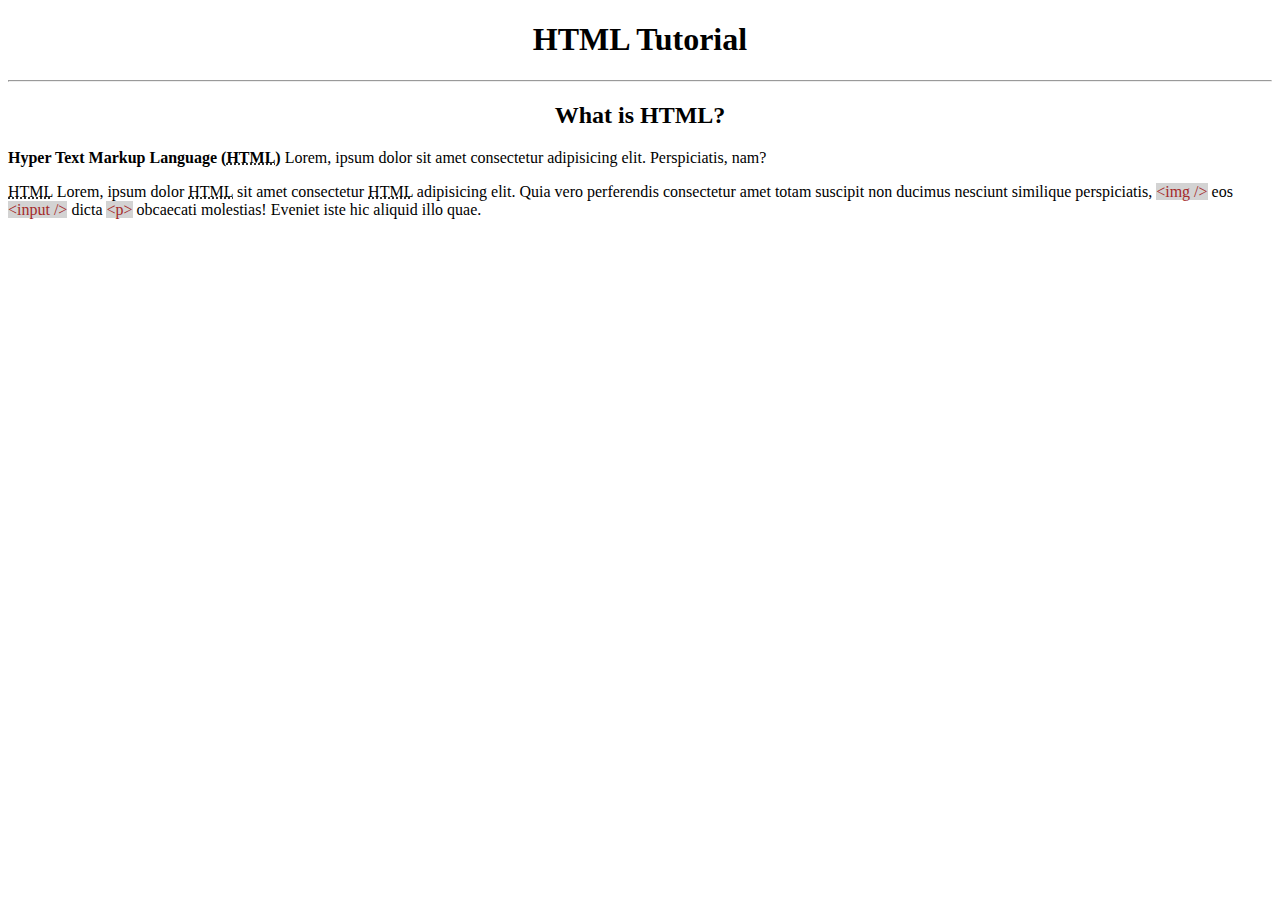
<file: 01_helper_pract/index.html>
<!DOCTYPE html>
<html lang="en">
<head>
    <meta charset="UTF-8">
    <meta http-equiv="X-UA-Compatible" content="IE=edge">
    <meta name="viewport" content="width=device-width, initial-scale=1.0">
    <title>Task 1</title>
</head>
<body>
    <h1 style="text-align: center;">HTML Tutorial</h1>
    <hr>
    <h2 style="text-align: center;">What is HTML?</h2>
    <p><strong>Hyper Text Markup Language (<abbr title="Hyper Text Markup Language">HTML</abbr>)</strong> Lorem, ipsum dolor sit amet consectetur adipisicing elit. Perspiciatis, nam?</p>

    <p><abbr title="Hyper Text Markup Language">HTML</abbr> Lorem, ipsum dolor <abbr title="Hyper Text Markup Language">HTML</abbr> sit amet consectetur <abbr title="Hyper Text Markup Language">HTML</abbr> adipisicing elit. Quia vero perferendis consectetur amet totam suscipit non ducimus nesciunt similique perspiciatis, <span style="color: brown; background: lightgrey;">&lt;img /&gt;</span> eos <span style="color: brown; background: lightgrey;">&lt;input /&gt;</span> dicta <span style="color: brown; background: lightgrey;">&lt;p&gt;</span> obcaecati molestias! Eveniet iste hic aliquid illo quae.</p>
</body>
</html>
</file>
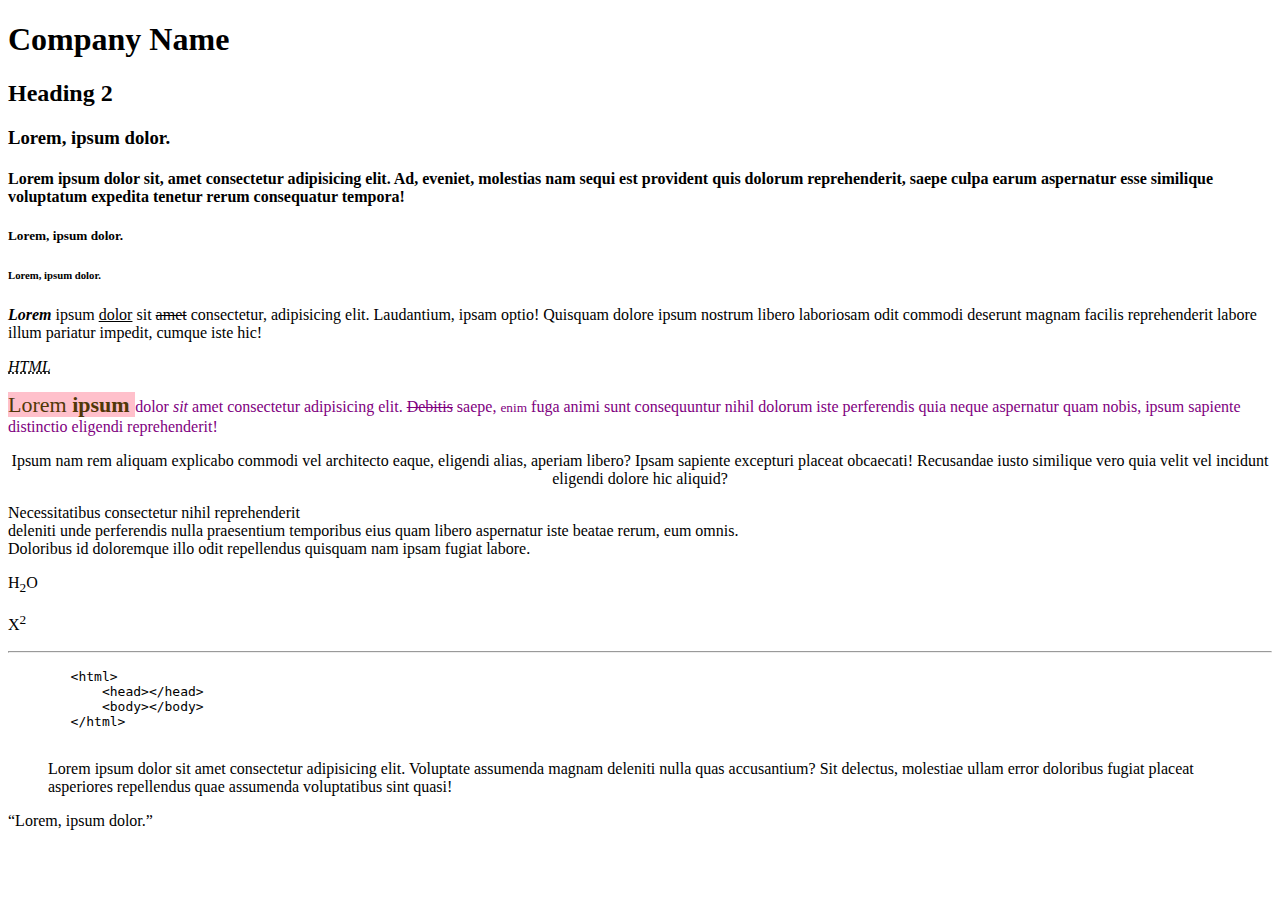
<file: 01_intro/index.html>
<!DOCTYPE html>
<html lang="en">

<head>
    <meta charset="UTF-8">
    <meta http-equiv="X-UA-Compatible" content="IE=edge">
    <meta name="viewport" content="width=device-width, initial-scale=1.0">
    <title>HTML intro</title>
</head>

<body>
    <h1>Company Name</h1>
    <h2>Heading 2</h2>
    <h3>Lorem, ipsum dolor.</h3>
    <h4>Lorem ipsum dolor sit, amet consectetur adipisicing elit. Ad, eveniet, molestias nam sequi est provident quis
        dolorum reprehenderit, saepe culpa earum aspernatur esse similique voluptatum expedita tenetur rerum consequatur
        tempora!</h4>
    <h5>Lorem, ipsum dolor.</h5>
    <h6>Lorem, ipsum dolor.</h6>
    <p><i><b>Lorem</b></i> ipsum <u>dolor</u> sit <s>amet</s> consectetur, adipisicing elit. Laudantium, ipsam optio!
        Quisquam dolore ipsum nostrum libero laboriosam odit commodi deserunt magnam facilis reprehenderit labore illum
        pariatur impedit, cumque iste hic!</p>
    <p><abbr title="Hyper Text Markup Language"><dfn>HTML</dfn></abbr></p>
    <p style="color:purple;">
        
        <span style="color:rgb(80, 55, 7); font-size:22px; background: pink;">Lorem <strong>ipsum</strong> </span>dolor <em>sit</em> amet consectetur adipisicing elit. <del>Debitis</del> saepe, <small>enim</small> fuga animi
        sunt consequuntur nihil dolorum iste perferendis quia neque aspernatur quam nobis, ipsum sapiente
        distinctio eligendi reprehenderit!</p>
       
    <p style="text-align: center;">Ipsum nam rem aliquam explicabo commodi vel architecto eaque, eligendi alias, aperiam libero? Ipsam sapiente
        excepturi placeat obcaecati! Recusandae iusto similique vero quia velit vel incidunt eligendi dolore hic
        aliquid?</p>

    <p>Necessitatibus consectetur nihil reprehenderit <br>
        
        deleniti unde perferendis nulla praesentium temporibus eius quam
        libero aspernatur iste beatae rerum, eum omnis. <br>
        
        Doloribus id doloremque illo odit repellendus quisquam nam ipsam
        fugiat labore.</p>
    <p>H<sub>2</sub>O</p>
    <p>X<sup>2</sup></p>
    <hr>
    <p>
    <pre>
        &lt;html&gt;
            &lt;head&gt;&lt;/head&gt;
            &lt;body&gt;&lt;/body&gt;
        &lt;/html&gt;
    </pre>
    </p>
    <blockquote>Lorem ipsum dolor sit amet consectetur adipisicing elit. Voluptate assumenda magnam deleniti nulla quas accusantium? Sit delectus, molestiae ullam error doloribus fugiat placeat asperiores repellendus quae assumenda voluptatibus sint quasi!</blockquote>
    <q>Lorem, ipsum dolor.</q>
    <!-- h3>lorem3 -  <h3>Lorem, ipsum dolor.</h3>-->
    <!-- h4>lorem -  <h4>Lorem ipsum dolor sit, amet consectetur adipisicing elit. Ad, eveniet, molestias nam sequi est provident quis dolorum reprehenderit, saepe culpa earum aspernatur esse similique voluptatum expedita tenetur rerum consequatur tempora!</h4>-->
</body>

</html>
</file>
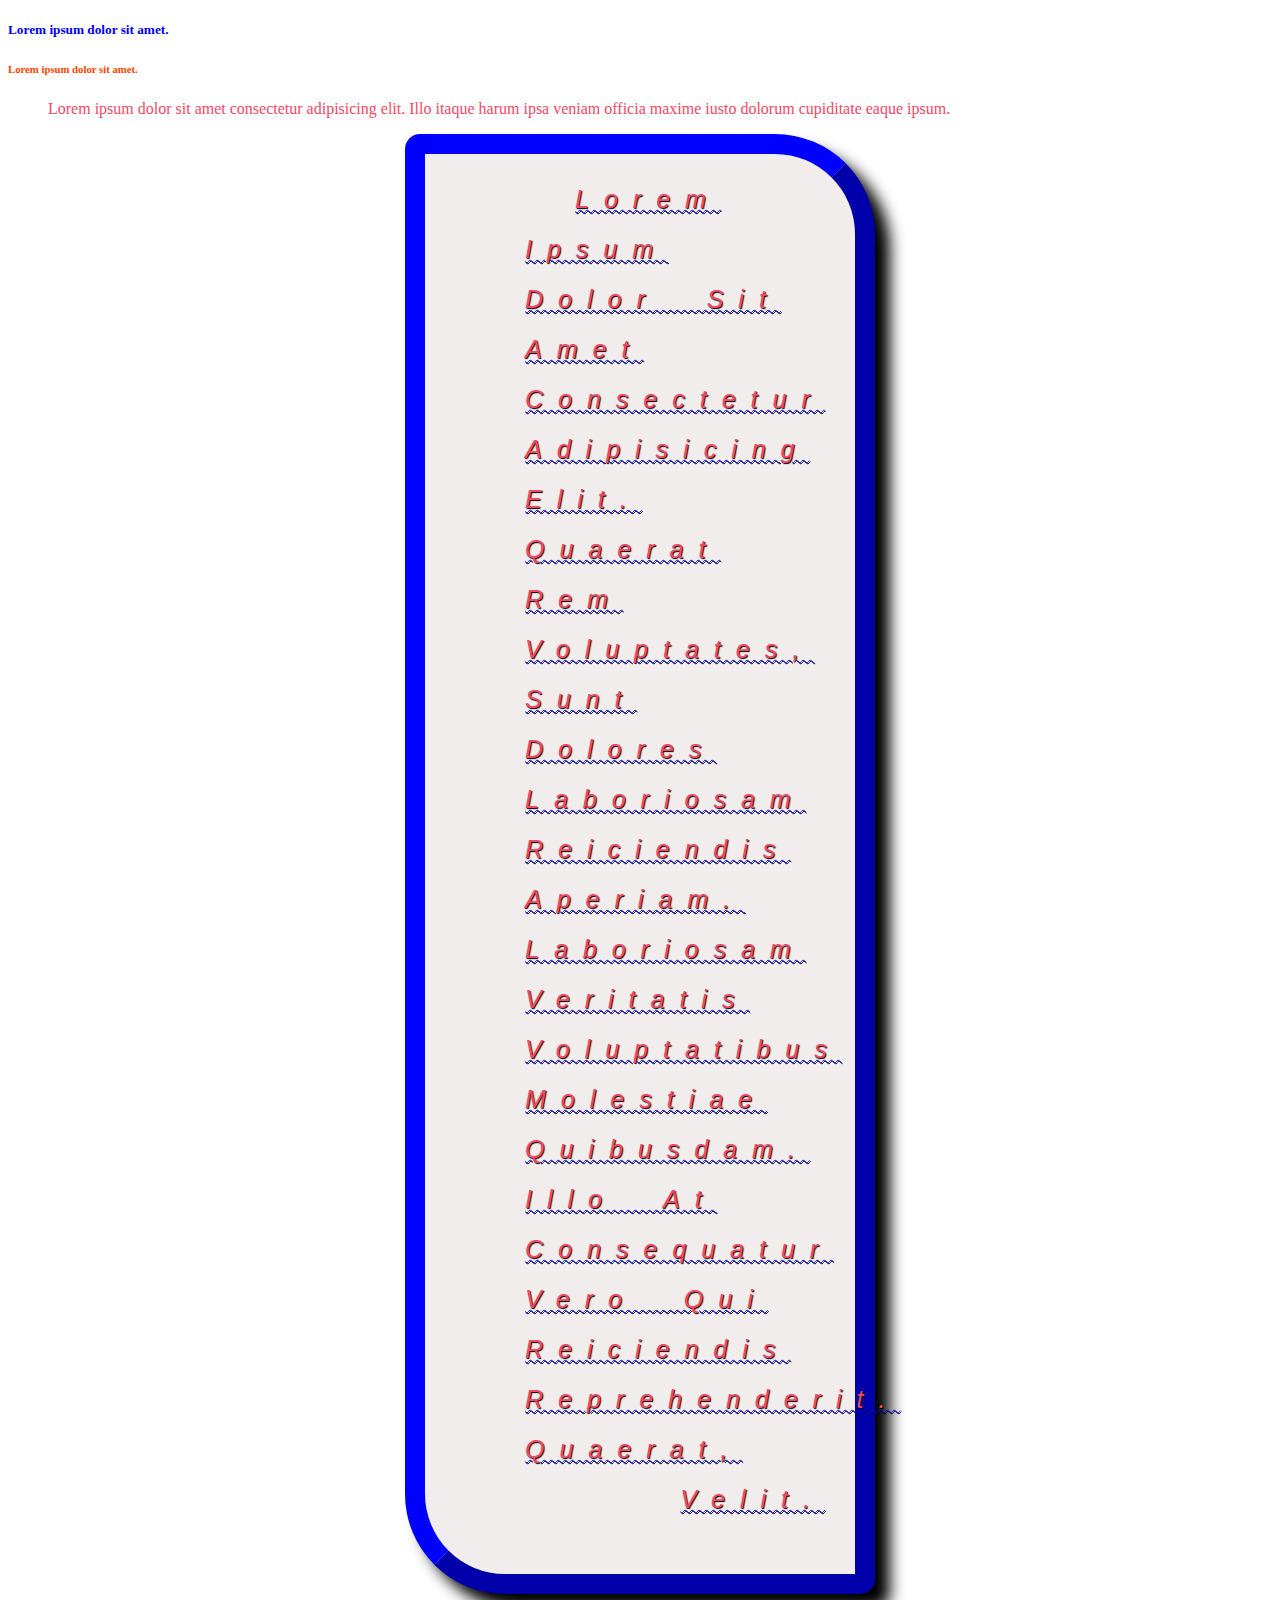
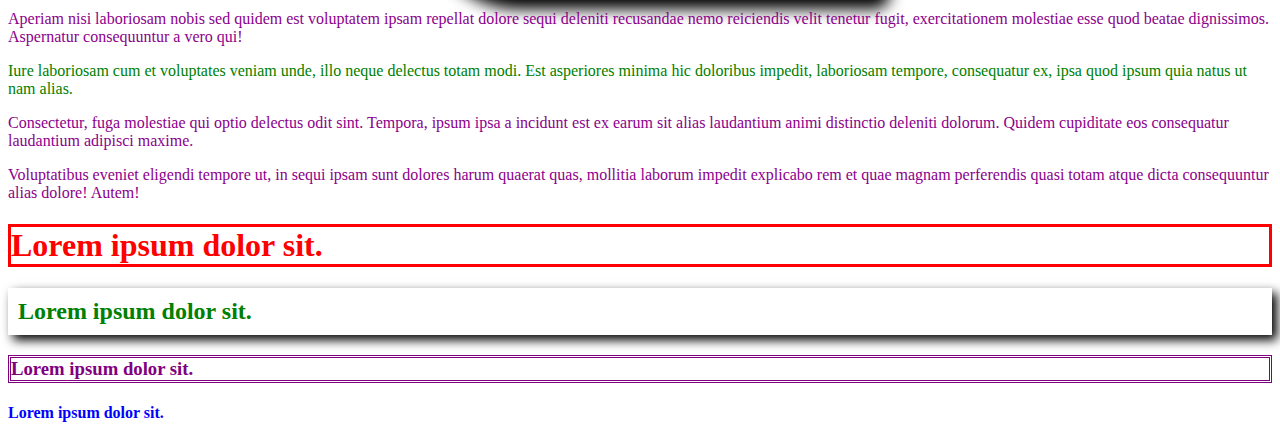
<file: 02_format_css/index.html>
<!DOCTYPE html>
<html lang="en">

<head>
    <meta charset="UTF-8">
    <meta http-equiv="X-UA-Compatible" content="IE=edge">
    <meta name="viewport" content="width=device-width, initial-scale=1.0">
    <title>Format CSS</title>
    <link rel="stylesheet" href="css/main.css">
    <style>
        h2 {
            color: green;
            box-shadow: 5px 5px 10px black;
            padding: 10px;
        }

        h4 {
            color: lime;
        }
    </style>
</head>

<body>
    <h5 class="test_class" id="test-h5-id">Lorem ipsum dolor sit amet.</h5>
    <h6>Lorem ipsum dolor sit amet.</h6>
    
    <blockquote id="test-id">Lorem ipsum dolor sit amet consectetur adipisicing elit. Illo itaque harum ipsa veniam officia maxime iusto dolorum cupiditate eaque ipsum.</blockquote>
    <p class="test_class format">Lorem ipsum dolor sit amet consectetur adipisicing elit. Quaerat rem voluptates, sunt dolores laboriosam
        reiciendis aperiam. Laboriosam veritatis voluptatibus molestiae quibusdam. Illo at consequatur vero qui
        reiciendis reprehenderit. Quaerat, velit.</p>
    <p>Aperiam nisi laboriosam nobis sed quidem est voluptatem ipsam repellat dolore sequi deleniti recusandae nemo
        reiciendis velit tenetur fugit, exercitationem molestiae esse quod beatae dignissimos. Aspernatur consequuntur a
        vero qui!</p>
    <p class="test_class">Iure laboriosam cum et voluptates veniam unde, illo neque delectus totam modi. Est asperiores minima hic
        doloribus impedit, laboriosam tempore, consequatur ex, ipsa quod ipsum quia natus ut nam alias.</p>
    <p>Consectetur, fuga molestiae qui optio delectus odit sint. Tempora, ipsum ipsa a incidunt est ex earum sit alias
        laudantium animi distinctio deleniti dolorum. Quidem cupiditate eos consequatur laudantium adipisci maxime.</p>
    <p>Voluptatibus eveniet eligendi tempore ut, in sequi ipsam sunt dolores harum quaerat quas, mollitia laborum
        impedit explicabo rem et quae magnam perferendis quasi totam atque dicta consequuntur alias dolore! Autem!</p>
    


    <h1 style="color:red; border:solid;">Lorem ipsum dolor sit.</h1>
    <h2>Lorem ipsum dolor sit.</h2>
    <h3>Lorem ipsum dolor sit.</h3>
    <h4 style="color: blue;">Lorem ipsum dolor sit.</h4>
</body>

</html>
</file>
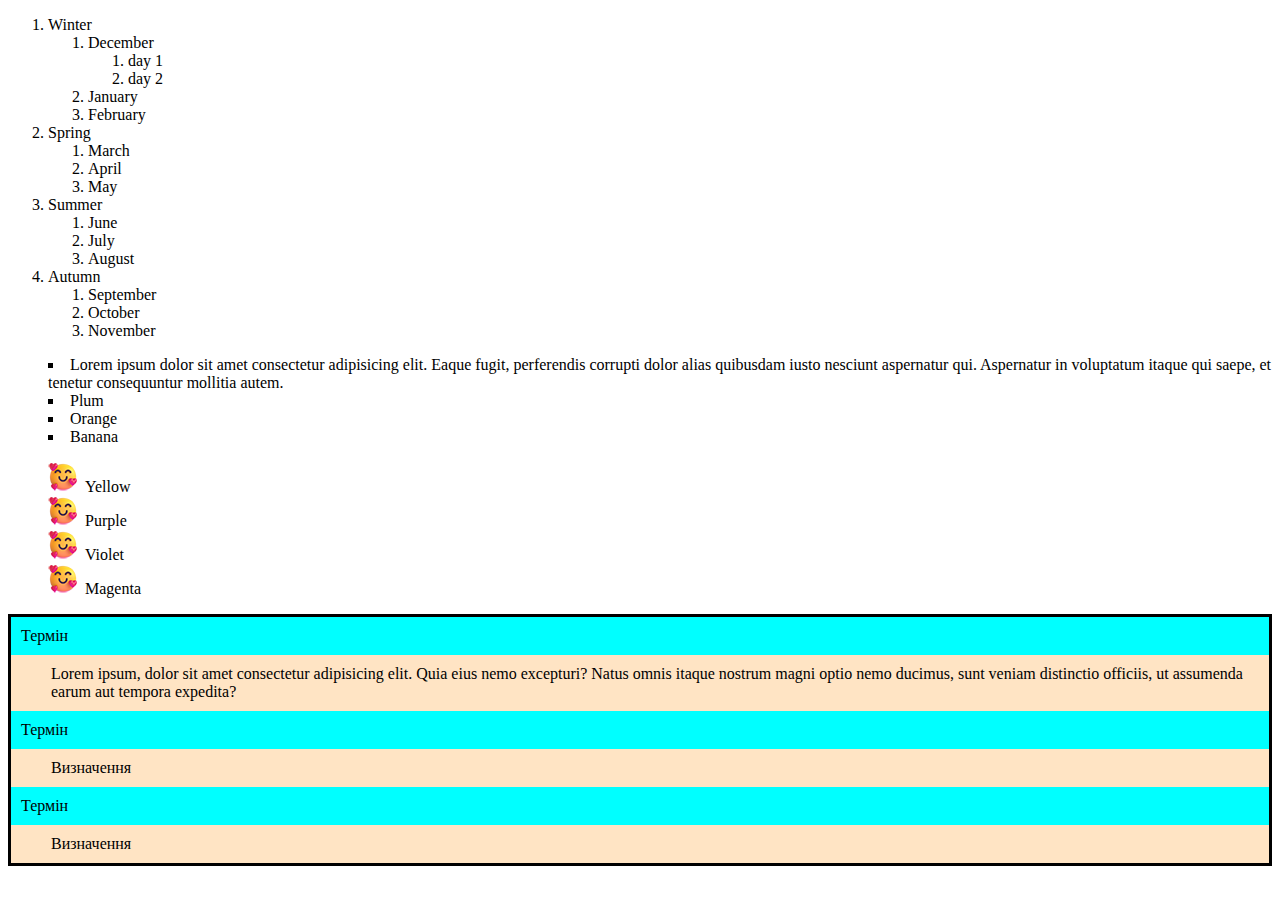
<file: 03_list/index.html>
<!DOCTYPE html>
<html lang="en">
<head>
    <meta charset="UTF-8">
    <meta http-equiv="X-UA-Compatible" content="IE=edge">
    <meta name="viewport" content="width=device-width, initial-scale=1.0">
    <title>List</title>
    <link rel="stylesheet" href="css/main.css">
</head>
<body>
    <ol start="1">
        <li>Winter</li>
            <ol>
                <li>December</li>
                    <ol>
                        <li>day 1</li>
                        <li>day 2</li>
                    </ol>
                <li>January</li>
                <li>February</li>
            </ol>
        <li>Spring</li>
            <ol>
                <li>March</li>
                <li>April</li>
                <li>May</li>
            </ol>
        <li>Summer</li>
            <ol>
                <li>June</li>
                <li>July</li>
                <li>August</li>
            </ol>
        <li>Autumn</li>
            <ol>
                <li>September</li>
                <li>October</li>
                <li>November</li>
            </ol>
    </ol>
    <ul>
        <li>Lorem ipsum dolor sit amet consectetur adipisicing elit. Eaque fugit, perferendis corrupti dolor alias quibusdam iusto nesciunt aspernatur qui. Aspernatur in voluptatum itaque qui saepe, et tenetur consequuntur mollitia autem.</li>
        <li>Plum</li>
        <li>Orange</li>
        <li>Banana</li>
    </ul>

    <ul class="image-mark">
        <li>Yellow</li>
        <li>Purple</li>
        <li>Violet</li>
        <li>Magenta</li>
    </ul>

    <dl>
        <dt>Термін</dt>
        <dd>Lorem ipsum, dolor sit amet consectetur adipisicing elit. Quia eius nemo excepturi? Natus omnis itaque nostrum magni optio nemo ducimus, sunt veniam distinctio officiis, ut assumenda earum aut tempora expedita?</dd>
        <dt>Термін</dt>
        <dd>Визначення</dd>
        <dt>Термін</dt>
        <dd>Визначення</dd>
    </dl>
</body>
</html>
</file>
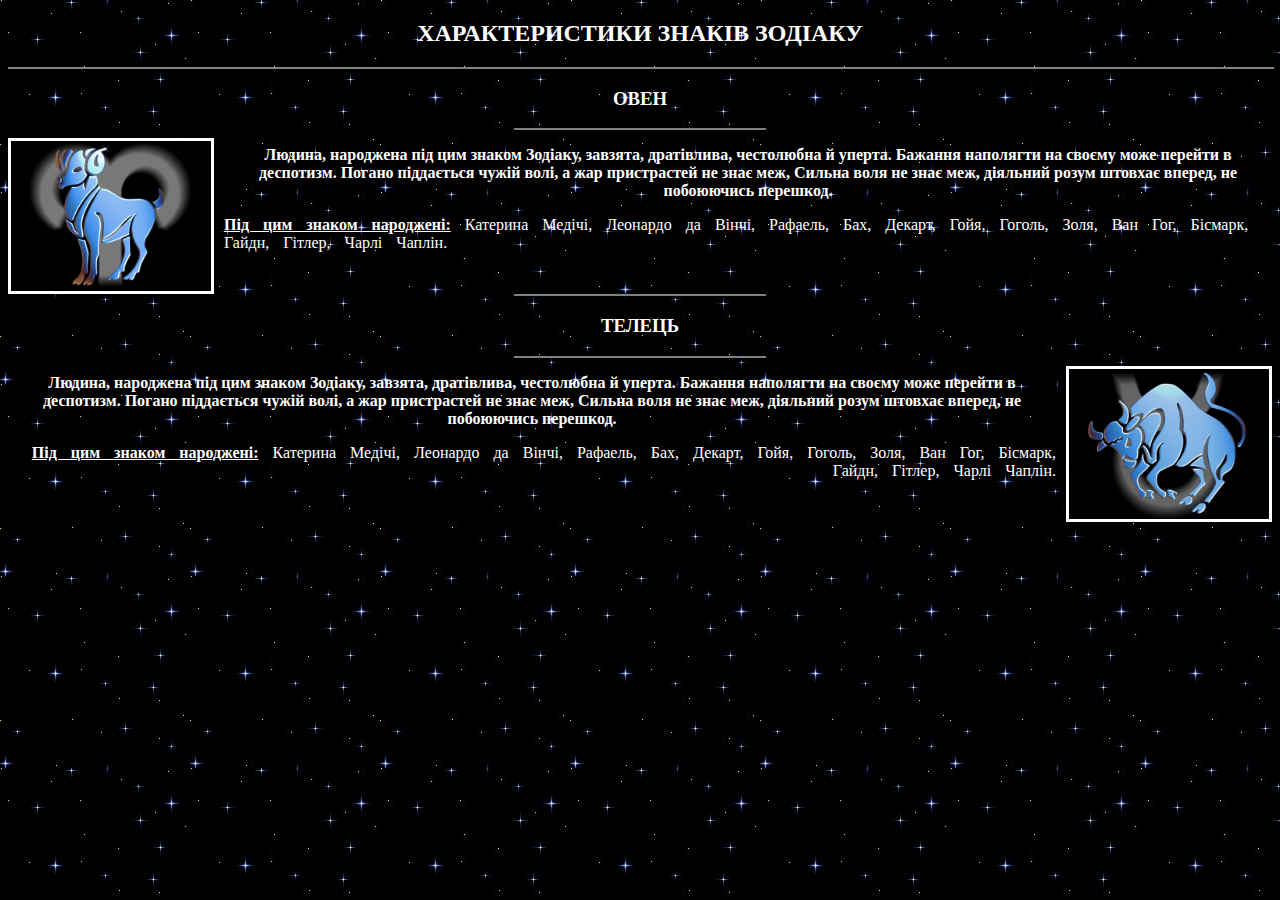
<file: 04_helper_home/index.html>
<!DOCTYPE html>
<html lang="en">
<head>
    <meta charset="UTF-8">
    <meta http-equiv="X-UA-Compatible" content="IE=edge">
    <meta name="viewport" content="width=device-width, initial-scale=1.0">
    <title>Home Goroskop</title>
    <link rel="stylesheet" href="css/main.css">
</head>
<body>
    <h2>Характеристики знаків зодіаку</h2>
    <hr class="line">
    <h3>ОВЕН</h3>
    <hr>

    <img class="left-img" src="img/oven.jpg" alt="ОВЕН">
    <p>Людина, народжена під цим знаком Зодіаку, завзята, дратівлива, честолюбна й уперта. Бажання наполягти на своєму може перейти в деспотизм. Погано піддається чужій волі, а жар пристрастей не знає меж, Сильна воля не знає меж, діяльний розум штовхає вперед, не побоюючись перешкод.</p>
    <p class="left-text"><span>Під цим знаком народжені:</span> Катерина Медічі, Леонардо да Вінчі, Рафаель, Бах, Декарт, Гойя, Гоголь, Золя, Ван Гог, Бісмарк, Гайдн, Гітлер, Чарлі Чаплін.</p>


    <hr>
    <h3>ТЕЛЕЦЬ</h3>
    <hr>

    <img class="right-img" src="img/telec.jpg" alt="ТЕЛЕЦЬ">
    <p>Людина, народжена під цим знаком Зодіаку, завзята, дратівлива, честолюбна й уперта. Бажання наполягти на своєму може перейти в деспотизм. Погано піддається чужій волі, а жар пристрастей не знає меж, Сильна воля не знає меж, діяльний розум штовхає вперед, не побоюючись перешкод.</p>
    <p class="right-text"><span>Під цим знаком народжені:</span> Катерина Медічі, Леонардо да Вінчі, Рафаель, Бах, Декарт, Гойя, Гоголь, Золя, Ван Гог, Бісмарк, Гайдн, Гітлер, Чарлі Чаплін.</p>

</body>
</html>
</file>
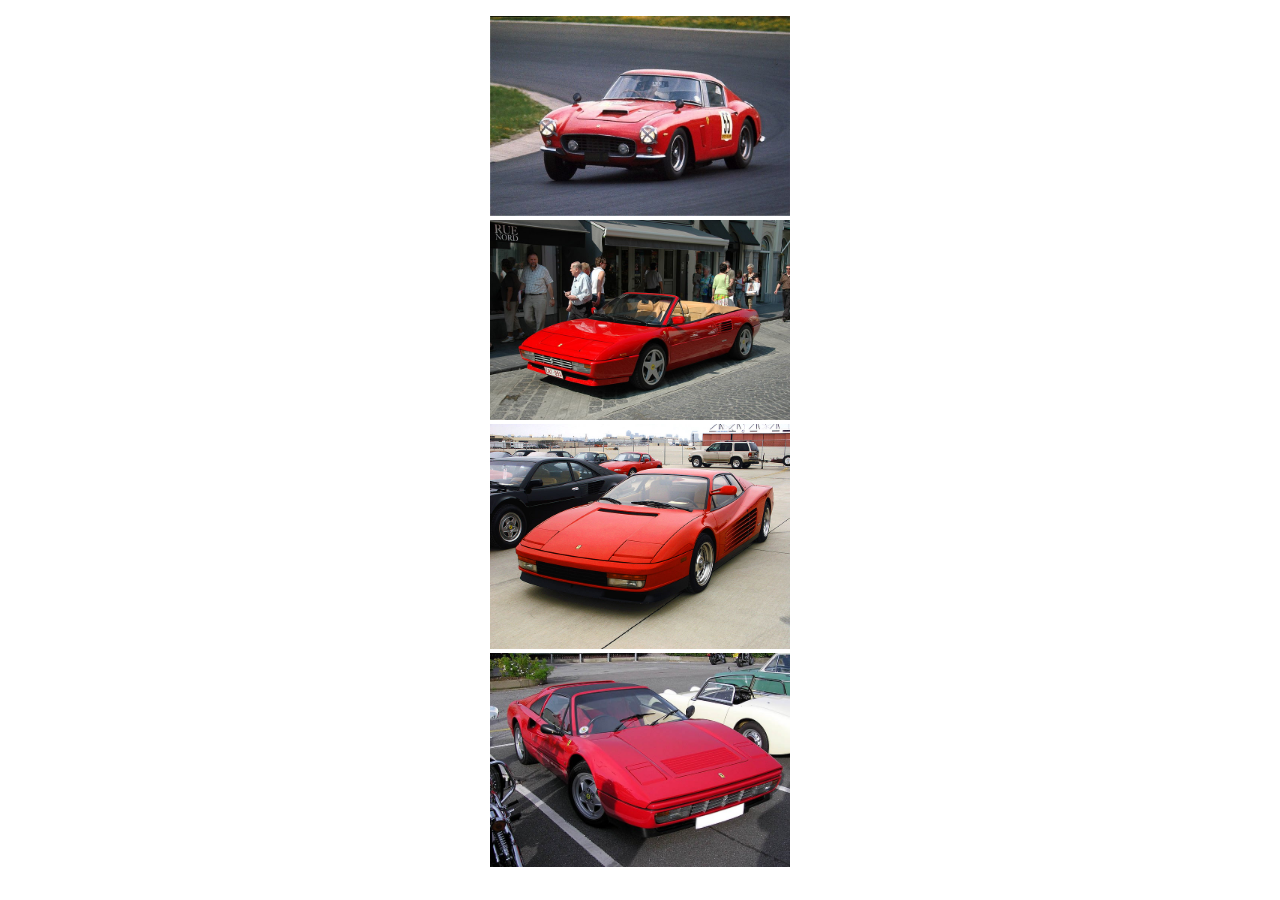
<file: 05_helper_home_car/index.html>
<!DOCTYPE html>
<html lang="en">
<head>
    <meta charset="UTF-8">
    <meta http-equiv="X-UA-Compatible" content="IE=edge">
    <meta name="viewport" content="width=device-width, initial-scale=1.0">
    <title>Car</title>
    <link rel="stylesheet" href="css/main.css">
</head>
<body>
    <ul class="home">
        <li>
            <a href="pages/car1.html">
                <img src="img/Ferrari 250.jpg" alt="">
            </a>
        </li>
        <li>
            <a href="pages/car2.html">
                <img src="img/Ferrari Mondial.jpg" alt="">
            </a>
        </li>
        <li>
            <a href="pages/car3.html">
                <img src="img/Ferrari Testarossa.jpg" alt="">
            </a>
        </li>
        <li>
            <a href="pages/car4.html">
                <img src="img/Ferrari328.jpg" alt="">
            </a>
        </li>
    </ul>
</body>
</html>
</file>
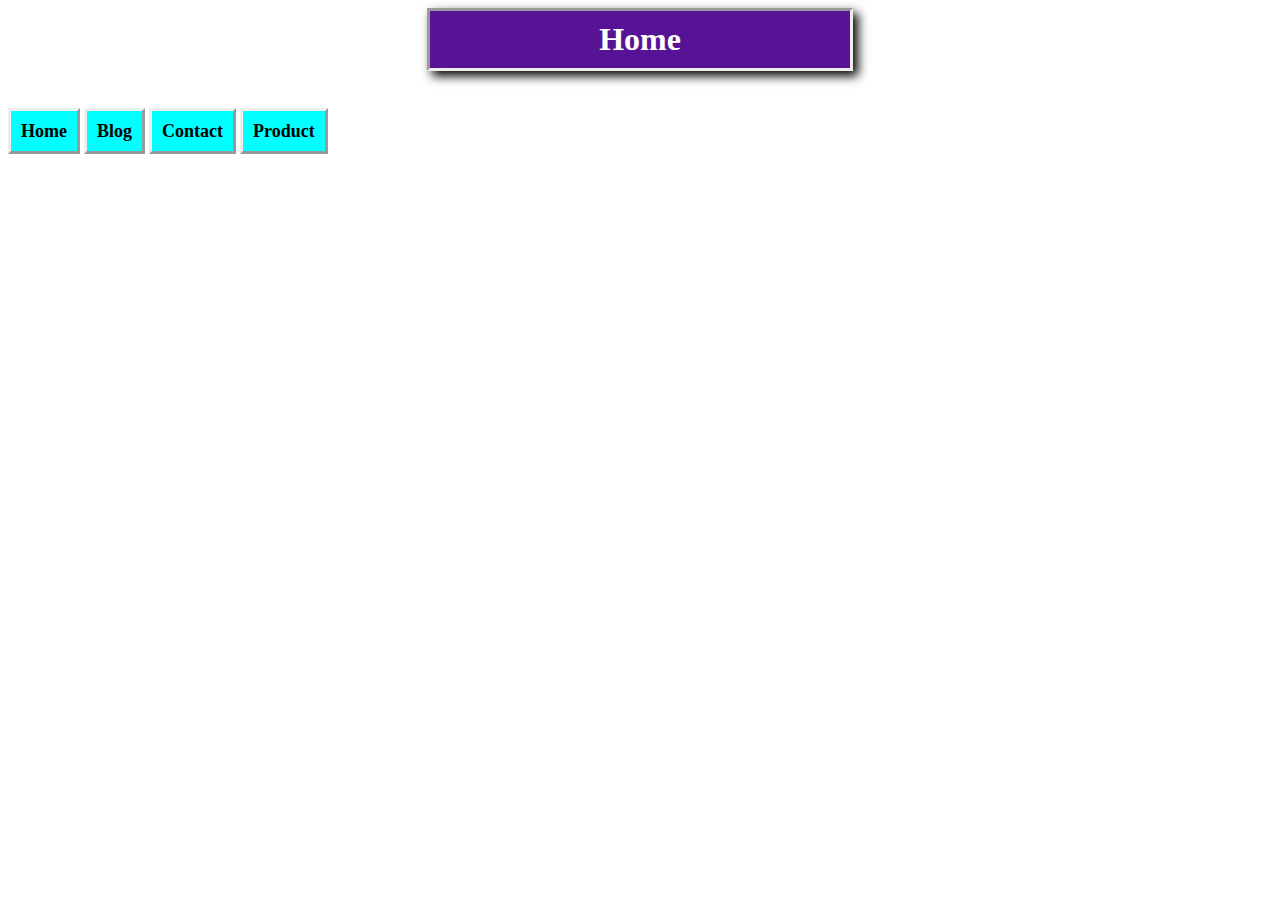
<file: 05_link/index.html>
<!DOCTYPE html>
<html lang="en">
<head>
    <meta charset="UTF-8">
    <meta http-equiv="X-UA-Compatible" content="IE=edge">
    <meta name="viewport" content="width=device-width, initial-scale=1.0">
    <title>Link</title>
    <link rel="stylesheet" href="css/main.css">
</head>
<body>
    <h1>Home</h1>
    <a href="#">Home</a>
    <a href="pages/blog.html">Blog</a>
    <a href="pages/contact.html">Contact</a>
    <a href="pages/product.html">Product</a>
</body>
</html>
</file>
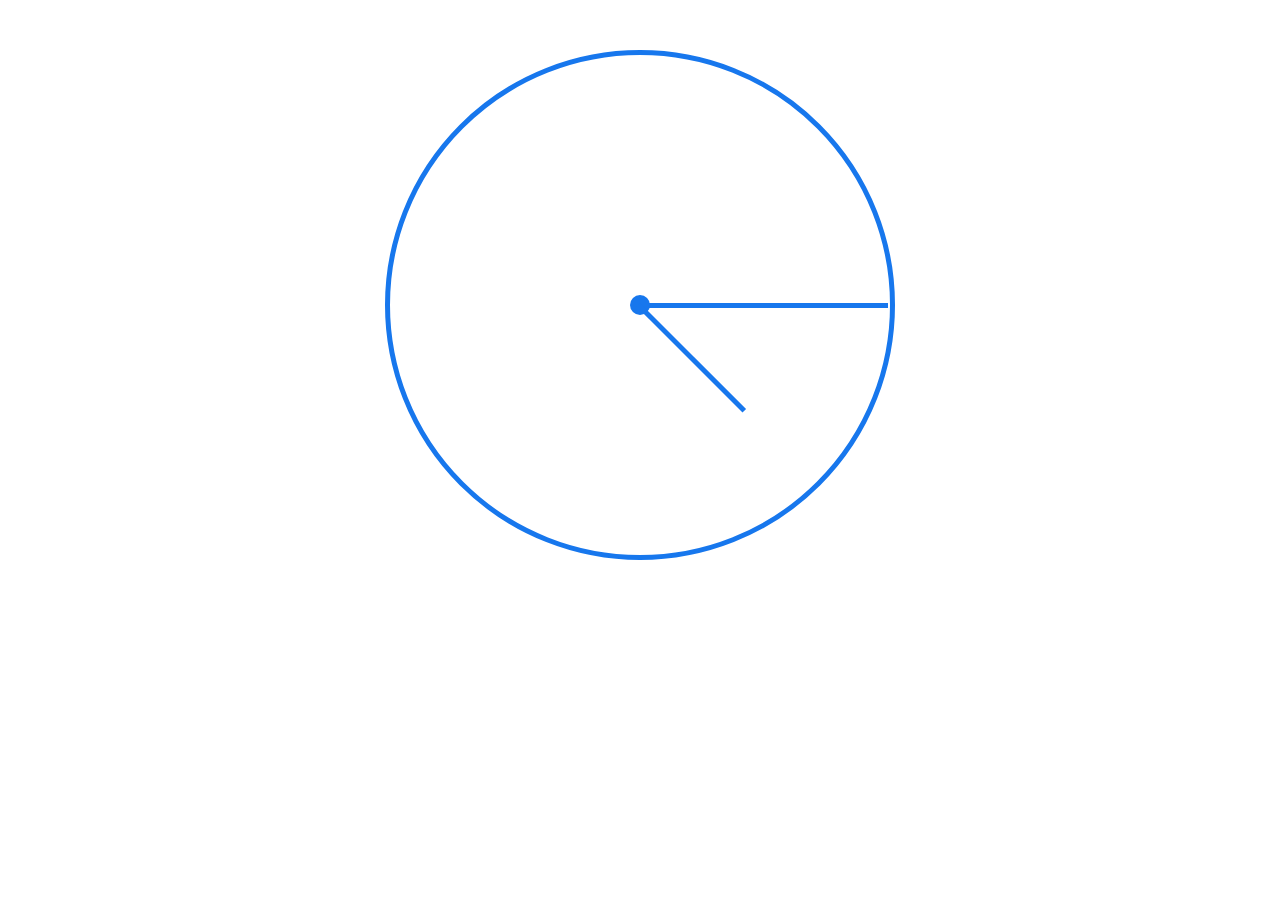
<file: 06_helper_home/index.html>
<!DOCTYPE html>
<html lang="en">
<head>
    <meta charset="UTF-8">
    <meta name="viewport" content="width=device-width, initial-scale=1.0">
    <title>Animation</title>
    <link rel="stylesheet" href="css/main.css">
</head>
<body>
    <div class="task1">
        <div class="clock">
            <div class="circle"></div>
            <div class="arrow_minute"></div>
            <div class="arrow_hour"></div>
        </div>
    </div>
</body>
</html>
</file>
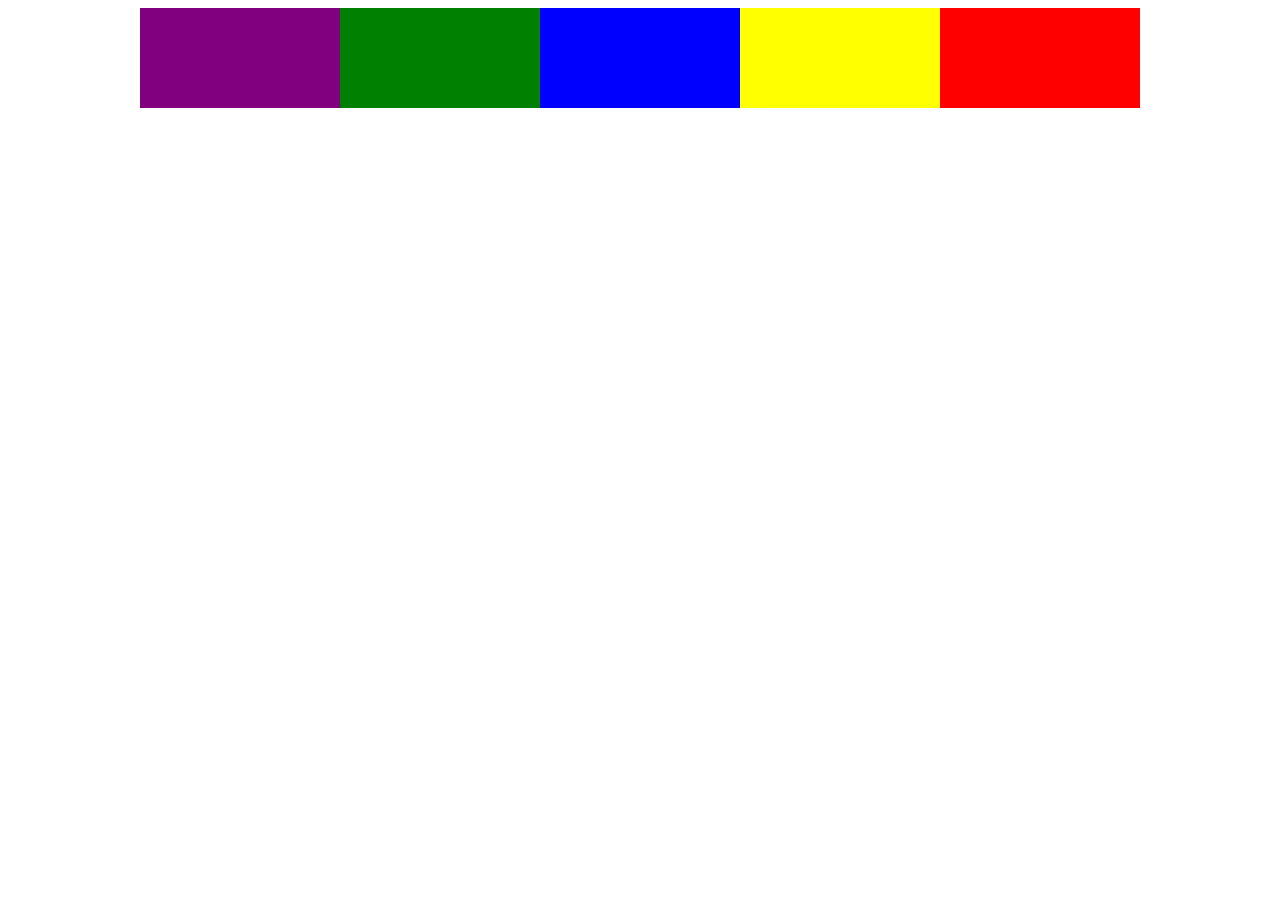
<file: 07_flex/index.html>
<!DOCTYPE html>
<html lang="en">
<head>
    <meta charset="UTF-8">
    <meta http-equiv="X-UA-Compatible" content="IE=edge">
    <meta name="viewport" content="width=device-width, initial-scale=1.0">
    <title>Flex</title>
    <link rel="stylesheet" href="css/main.css">
</head>
<body>
    <div class="container">
        <div class="red"></div>
        <div class="green"></div>
        <div class="blue"></div>
        <div class="yellow"></div>
        <div class="purple"></div>
        
    </div>
</body>
</html>
</file>
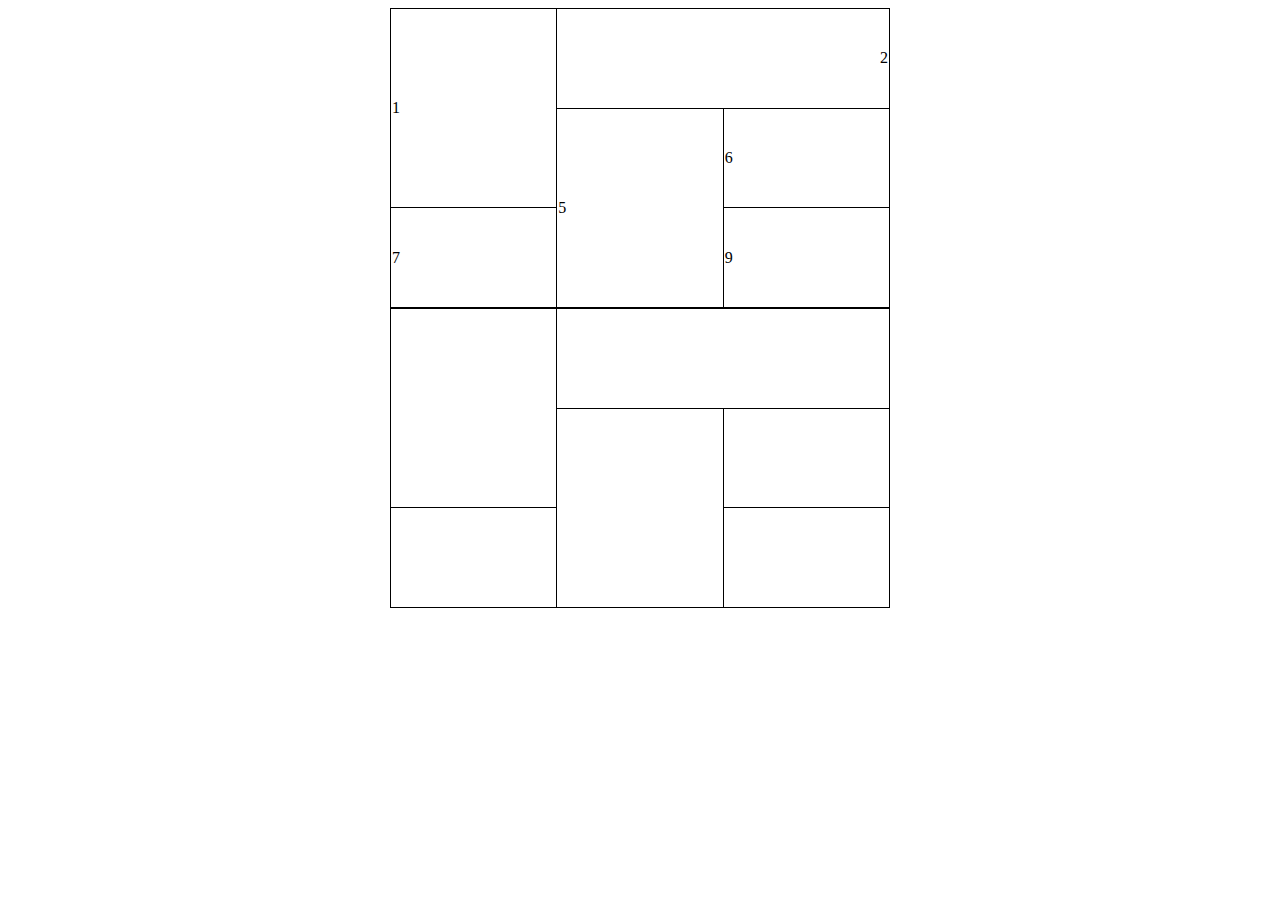
<file: 07_table/index.html>
<!DOCTYPE html>
<html lang="en">
<head>
    <meta charset="UTF-8">
    <meta name="viewport" content="width=device-width, initial-scale=1.0">
    <title>Table</title>
    <link rel="stylesheet" href="css/main.css">
</head>
<body>
    <table class="table-1">
        <colgroup>
            <col class="one-column" style="background-color: red;">
            <col span="3" class="one-column" style="background-color: green;">
            <col class="one-column" style="background-color: red;">
        </colgroup>
        <thead>
            <tr> <!-- рядок -->
                <th>1</th> <!-- комірка (заголовок колонки) -->
                <th>2</th>
                <th>3</th>
                <th>4</th>
                <th>5</th>
                <th>6</th>
            </tr>
            <tr> <!-- рядок -->
                <th>1</th> <!-- комірка (заголовок колонки) -->
                <th>2</th>
                <th>3</th>
                <th>4</th>
                <th>5</th>
                <th>6</th>
            </tr>
        </thead>
        <tbody>
            <tr>
                <td>4</td> <!-- комірка -->
                <td>5</td>
                <td>6</td>
                <td>6</td>
                <td>6</td>
                <td>6</td>
            </tr>
            <tr>
                <td>4</td>
                <td>5</td>
                <td>6</td>
                <td>6</td>
                <td>6</td>
                <td>6</td>
            </tr>
            <tr>
                <td>4</td>
                <td>5</td>
                <td>6</td>
                <td>6</td>
                <td>6</td>
                <td>6</td>
            </tr>
            <tr>
                <td>4</td>
                <td>5</td>
                <td>6</td>
                <td>6</td>
                <td>6</td>
                <td>6</td>
            </tr>
        </tbody>
        <tfoot>
            <tr>
                <td>4</td>
                <td>5</td>
                <td>6</td>
                <td>6</td>
                <td>6</td>
                <td>6</td>
            </tr>
        </tfoot>
    </table>

    <table class="table-2">
        <tr>
            <td></td>
            <td></td>
            <td></td>
            <td></td>
            <td></td>
            <td></td>
            <td></td>
            <td></td>
            <td></td>
            <td></td>
        </tr>
        <tr>
            <td></td>
            <td></td>
            <td></td>
            <td></td>
            <td></td>
            <td></td>
            <td></td>
            <td></td>
            <td></td>
            <td></td>
        </tr>
        <tr>
            <td></td>
            <td></td>
            <td></td>
            <td></td>
            <td></td>
            <td></td>
            <td></td>
            <td></td>
            <td></td>
            <td></td>
        </tr>
        <tr>
            <td></td>
            <td></td>
            <td></td>
            <td></td>
            <td></td>
            <td></td>
            <td></td>
            <td></td>
            <td></td>
            <td></td>
        </tr>
        <tr>
            <td></td>
            <td></td>
            <td></td>
            <td></td>
            <td></td>
            <td></td>
            <td></td>
            <td></td>
            <td></td>
            <td></td>
        </tr>
        <tr>
            <td></td>
            <td></td>
            <td></td>
            <td></td>
            <td></td>
            <td></td>
            <td></td>
            <td></td>
            <td></td>
            <td></td>
        </tr>
        <tr>
            <td></td>
            <td></td>
            <td></td>
            <td></td>
            <td></td>
            <td></td>
            <td></td>
            <td></td>
            <td></td>
            <td></td>
        </tr>
        <tr>
            <td></td>
            <td></td>
            <td></td>
            <td></td>
            <td></td>
            <td></td>
            <td></td>
            <td></td>
            <td></td>
            <td></td>
        </tr>
        <tr>
            <td></td>
            <td></td>
            <td></td>
            <td></td>
            <td></td>
            <td></td>
            <td></td>
            <td></td>
            <td></td>
            <td></td>
        </tr>
        <tr>
            <td></td>
            <td></td>
            <td></td>
            <td></td>
            <td></td>
            <td></td>
            <td></td>
            <td></td>
            <td></td>
            <td></td>
        </tr>
        <tr>
            <td></td>
            <td></td>
            <td></td>
            <td></td>
            <td></td>
            <td></td>
            <td></td>
            <td></td>
            <td></td>
            <td></td>
        </tr>
        <tr>
            <td></td>
            <td></td>
            <td></td>
            <td></td>
            <td></td>
            <td></td>
            <td></td>
            <td></td>
            <td></td>
            <td></td>
        </tr>
        <tr>
            <td></td>
            <td></td>
            <td></td>
            <td></td>
            <td></td>
            <td></td>
            <td></td>
            <td></td>
            <td></td>
            <td></td>
        </tr>
        <tr>
            <td></td>
            <td></td>
            <td></td>
            <td></td>
            <td></td>
            <td></td>
            <td></td>
            <td></td>
            <td></td>
            <td></td>
        </tr>
        <tr>
            <td></td>
            <td></td>
            <td></td>
            <td></td>
            <td></td>
            <td></td>
            <td></td>
            <td></td>
            <td></td>
            <td></td>
        </tr>
        <tr>
            <td></td>
            <td></td>
            <td></td>
            <td></td>
            <td></td>
            <td></td>
            <td></td>
            <td></td>
            <td></td>
            <td></td>
        </tr>
        <tr>
            <td></td>
            <td></td>
            <td></td>
            <td></td>
            <td></td>
            <td></td>
            <td></td>
            <td></td>
            <td></td>
            <td></td>
        </tr>
        <tr>
            <td></td>
            <td></td>
            <td></td>
            <td></td>
            <td></td>
            <td></td>
            <td></td>
            <td></td>
            <td></td>
            <td></td>
        </tr>
        <tr>
            <td></td>
            <td></td>
            <td></td>
            <td></td>
            <td></td>
            <td></td>
            <td></td>
            <td></td>
            <td></td>
            <td></td>
        </tr>
        <tr>
            <td></td>
            <td></td>
            <td></td>
            <td></td>
            <td></td>
            <td></td>
            <td></td>
            <td></td>
            <td></td>
            <td></td>
        </tr>
    </table>

    <div class="wrapper">
        <!-- ul>li*5>lorem5 -->
        <ul>
            <li>Lorem ipsum dolor sit amet.</li>
            <li>Odio nobis eos exercitationem officiis.</li>
            <li>Perferendis velit architecto enim deleniti!</li>
            <li>Eos accusantium cupiditate vel doloribus?</li>
            <li>Doloremque eum veniam nostrum reiciendis!</li>
        </ul>
        <p>Lorem ipsum dolor sit amet consectetur adipisicing elit. Quae rerum fugit ad iste nemo quaerat corrupti officiis rem nam, animi aliquid minima optio? Corrupti, nostrum tempore illum cupiditate ab qui.</p>
        <p>Aut, ratione maiores! Ut illo iure perferendis obcaecati fugit, rerum iste repellat molestiae nobis veniam dolor dolores? Maxime autem maiores itaque, nihil ut totam quod voluptatum aliquam eveniet nam neque!</p>
        <p>Beatae recusandae nisi nulla vero quisquam itaque explicabo corrupti atque excepturi at facilis in nemo blanditiis voluptates incidunt cum sequi voluptas eum cupiditate saepe vel ex, facere necessitatibus. Magni, totam!</p>
        <blockquote>Lorem ipsum dolor sit amet, consectetur adipisicing elit. Dolore, quos! Quam dolores magni delectus ea non odio nihil provident! Modi saepe fugit ut ducimus quod optio quae vel sequi rem.</blockquote>
        <h2>Lorem, ipsum dolor.</h2>
        <p>Lorem ipsum dolor sit amet consectetur adipisicing elit. Ipsam, aspernatur facere ea maiores ratione iure tenetur totam! Velit soluta ipsam in, incidunt doloremque quia, libero repudiandae fugit quibusdam maxime perspiciatis!</p>
        <p>Doloremque dolore cumque magni veritatis repellendus fugit suscipit obcaecati aperiam quos, reiciendis facilis eius explicabo nesciunt vel quo quisquam at debitis, tempore labore sint? Nihil, quibusdam corrupti. Provident, laboriosam natus.</p>
        <p>Minima enim repellendus reprehenderit hic tempore dolores unde, nam sunt ea suscipit necessitatibus reiciendis possimus molestiae, qui accusamus quisquam facere consequuntur a neque nostrum quia. Perferendis reiciendis iure deserunt hic.</p>
        <blockquote>Lorem ipsum dolor sit amet consectetur adipisicing elit. Quod, atque! Doloribus molestiae doloremque natus laborum eius a eveniet possimus pariatur, accusamus commodi eligendi voluptatibus quae incidunt magni, dolorum obcaecati sed!</blockquote>
    </div>
    <div class="example-1">
        <table>
            <tr>
                <td rowspan="2">1</td>
                <td class="align" colspan="2">2</td>
                
            </tr>
            <tr>
                
                <td rowspan="2">5</td>
                <td>6</td>
            </tr>
            <tr>
                <td>7</td>
               
                <td>9</td>
            </tr>
        </table>
    </div>
    <div class="example-2">
        <table>
            <tr>
                <td rowspan="2"></td>
                <td colspan="2"></td>
            </tr>
            <tr>
                <td rowspan="2"></td>
                <td></td>
            </tr>
            <tr>
                <td></td>
                <td></td>
            </tr>
        </table>
    </div>
</body>
</html>
</file>
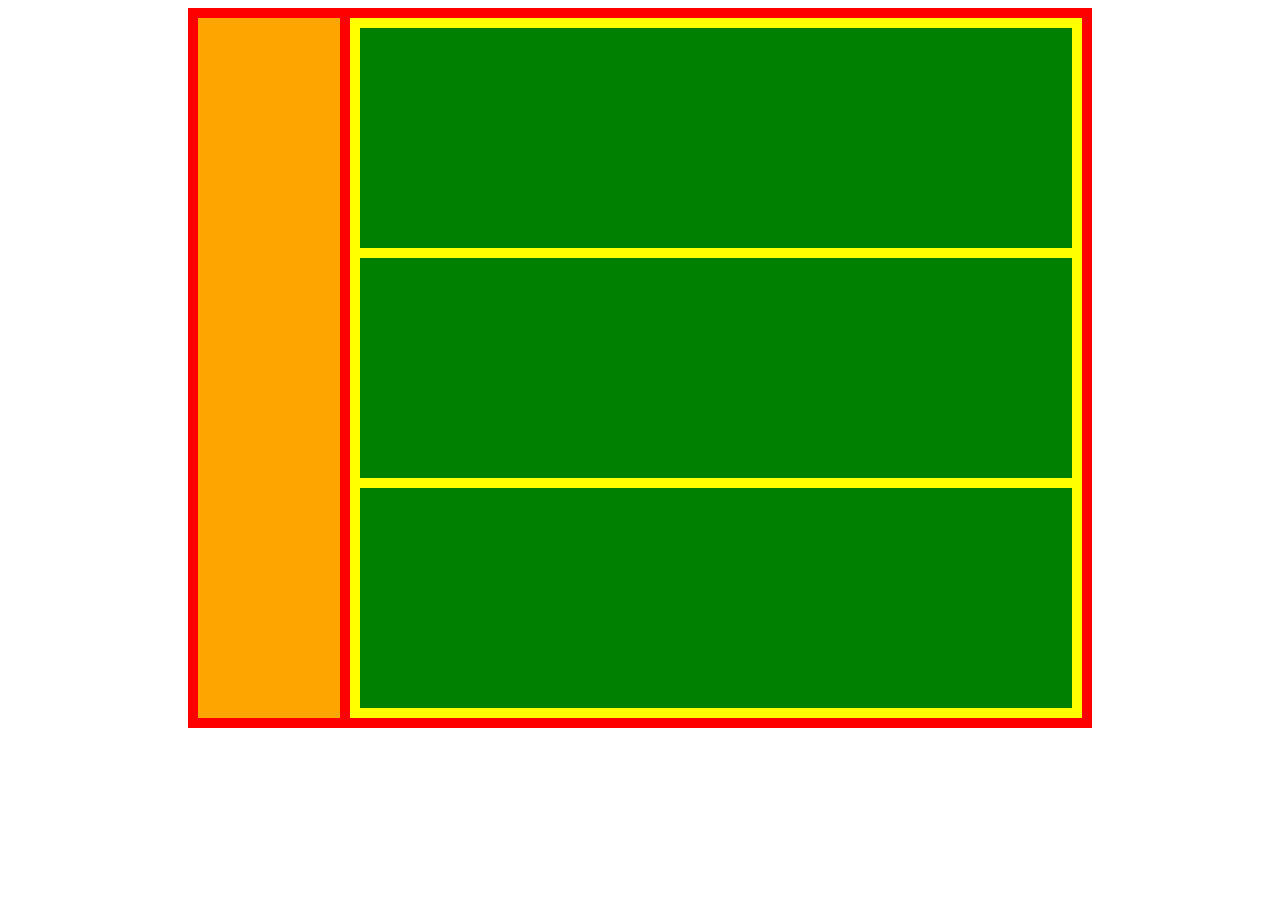
<file: 08_flex/index.html>
<!DOCTYPE html>
<html lang="en">
<head>
    <meta charset="UTF-8">
    <meta http-equiv="X-UA-Compatible" content="IE=edge">
    <meta name="viewport" content="width=device-width, initial-scale=1.0">
    <title>Flex</title>
    <link rel="stylesheet" href="css/main.css">
</head>
<body>
    <!-- <div class="container">
        <div class="red"></div>
        <div class="green"></div>
        <div class="blue"></div>
        <div class="yellow"></div>
        <div class="purple"></div>
        
    </div> -->

    <div class="red">
        <div class="orange"></div>
        <div class="yellow">
            <div class="green"></div>
            <div class="green"></div>
            <div class="green"></div>
        </div>
    </div>
</body>
</html>
</file>
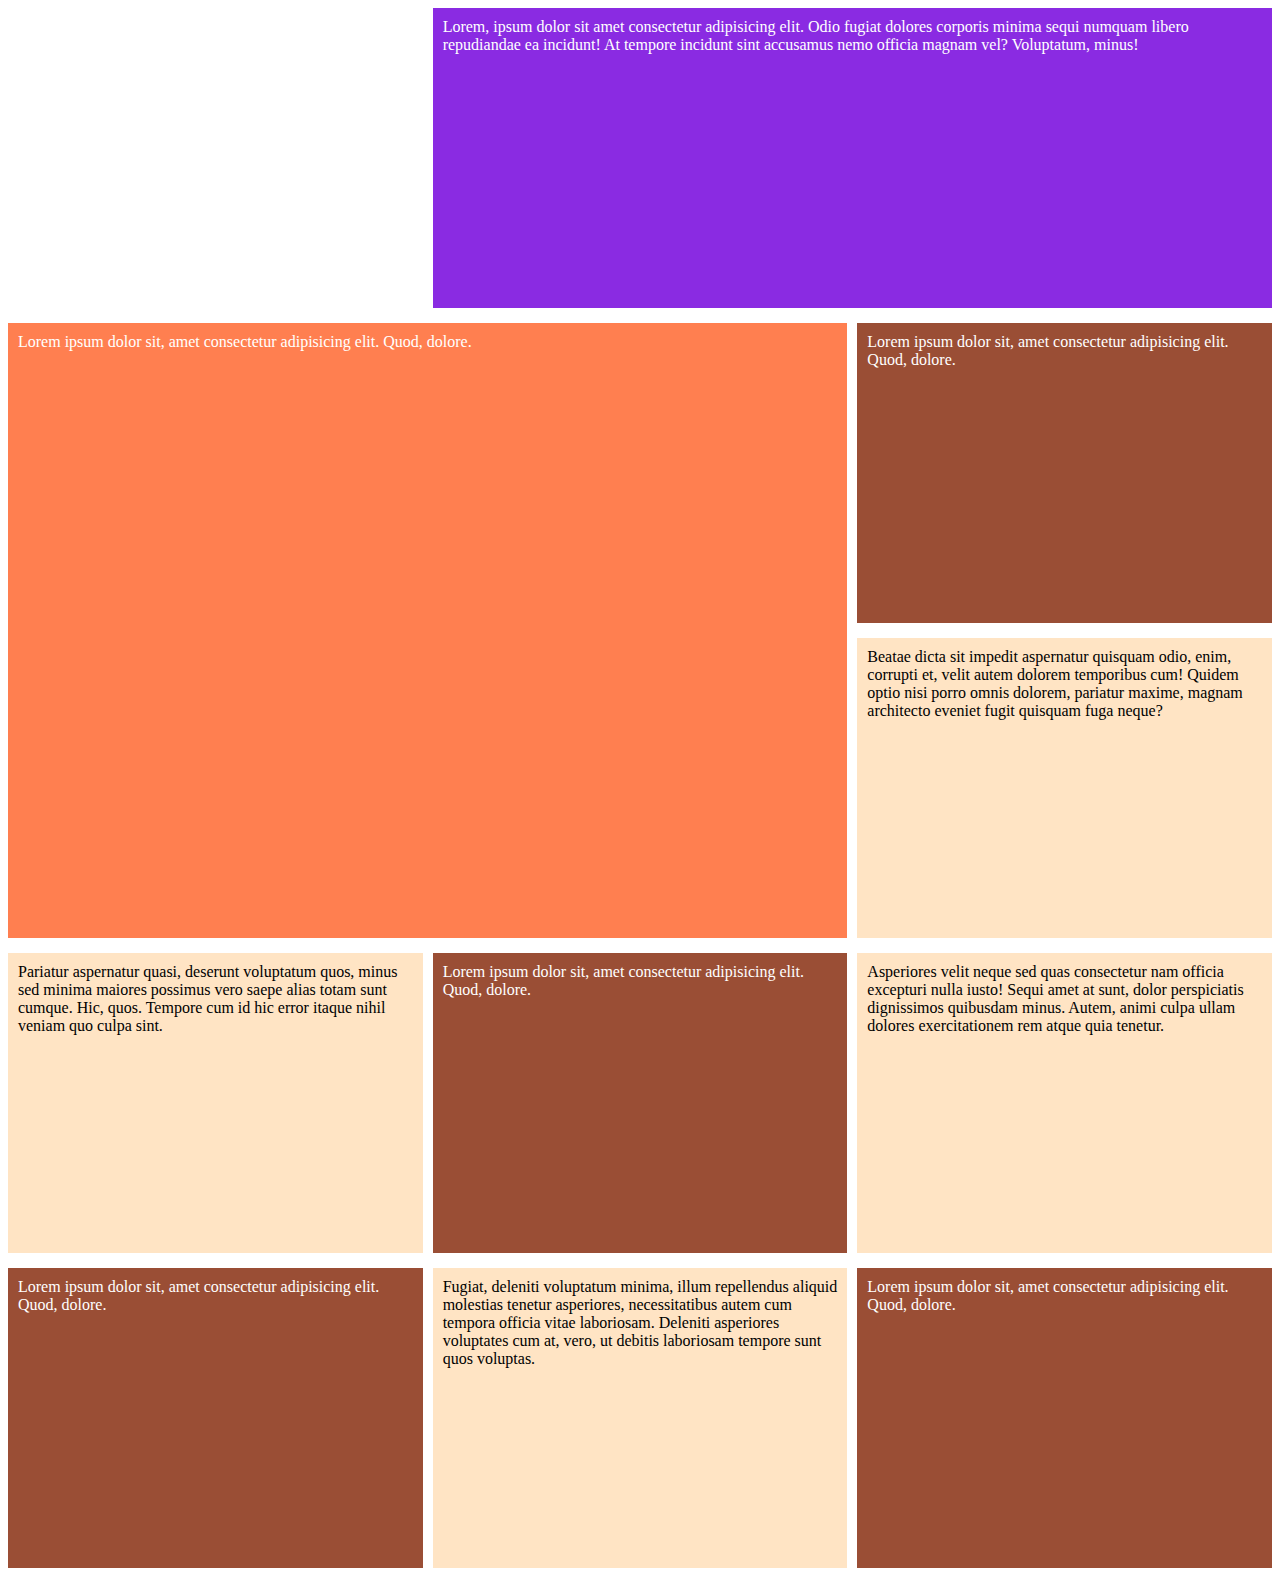
<file: 09_grid/index.html>
<!DOCTYPE html>
<html lang="en">
<head>
    <meta charset="UTF-8">
    <meta http-equiv="X-UA-Compatible" content="IE=edge">
    <meta name="viewport" content="width=device-width, initial-scale=1.0">
    <title>Grid</title>
    <link rel="stylesheet" href="css/main.css">
</head>
<body>
    <!-- .light*5>lorem -->
    <div class="container">
        <div class="light">Lorem, ipsum dolor sit amet consectetur adipisicing elit. Odio fugiat dolores corporis minima sequi numquam libero repudiandae ea incidunt! At tempore incidunt sint accusamus nemo officia magnam vel? Voluptatum, minus!</div>
        <div class="dark">Lorem ipsum dolor sit, amet consectetur adipisicing elit. Quod, dolore.</div>
        <div class="light">Beatae dicta sit impedit aspernatur quisquam odio, enim, corrupti et, velit autem dolorem temporibus cum! Quidem optio nisi porro omnis dolorem, pariatur maxime, magnam architecto eveniet fugit quisquam fuga neque?</div>
        <div class="dark">Lorem ipsum dolor sit, amet consectetur adipisicing elit. Quod, dolore.</div>
        <div class="light">Pariatur aspernatur quasi, deserunt voluptatum quos, minus sed minima maiores possimus vero saepe alias totam sunt cumque. Hic, quos. Tempore cum id hic error itaque nihil veniam quo culpa sint.</div>
        <div class="dark">Lorem ipsum dolor sit, amet consectetur adipisicing elit. Quod, dolore.</div>
        <div class="light">Asperiores velit neque sed quas consectetur nam officia excepturi nulla iusto! Sequi amet at sunt, dolor perspiciatis dignissimos quibusdam minus. Autem, animi culpa ullam dolores exercitationem rem atque quia tenetur.</div>
        <div class="dark">Lorem ipsum dolor sit, amet consectetur adipisicing elit. Quod, dolore.</div>
        <div class="light">Fugiat, deleniti voluptatum minima, illum repellendus aliquid molestias tenetur asperiores, necessitatibus autem cum tempora officia vitae laboriosam. Deleniti asperiores voluptates cum at, vero, ut debitis laboriosam tempore sunt quos voluptas.</div>
        <div class="dark">Lorem ipsum dolor sit, amet consectetur adipisicing elit. Quod, dolore.</div>
    </div> 



</body>
</html>
</file>
<file: 02_format_css/css/main.css>
h3{
    color: purple;
    border: double;
}
h4{
    color:maroon;
}

*{
    color:orangered;
}

p{
    color: darkmagenta;
}

@import url('https://fonts.googleapis.com/css2?family=Edu+SA+Hand:wght@400..700&display=swap');

@font-face {
    font-family: "Cherry";
    src: url(../font/Cherry\ Romance.otf);
}

.test_class{
    color: green;
}

#test-id{
    color:rgb(241, 73, 101);
}
#test-h5-id{
    color: blue;
}

.format{
    /* color:#E55451; */
    /* color:red; */
    /* color:rgb(241, 73, 101); */
    color:rgba(241, 73, 101,1);
    text-align: left;
    text-align-last: right;
    font-size:25px; /*2em;*/
    font-style: italic;
    font-weight:normal; /*100 - 900  400 - normal; 700 - bold*/
    font-family: Arial, Helvetica, sans-serif;
    /* font-family: "Edu SA Hand", cursive;
    font-family: "Cherry"; */
    text-indent: 50px;
    text-decoration: underline blue wavy 1px;
    text-transform: capitalize;
    background-color: rgb(242, 237, 237);
    border-width: 15px 25px 20px 5px;
    border-style: dashed dotted double inset;
    border-color:red pink orange yellow ;
    border-bottom: solid 30px purple;
    border: outset blue 20px;
    border-radius: 50%;
    border-radius: 15px 30px 50px 100px;
    border-radius: 15px 100px;
    line-height: 50px;
    padding: 20px 30px 50px 100px;
    width: 300px;
    /* height: 300px; */
    margin: 0px auto;
    word-spacing: 25px;
    letter-spacing: 15px;
    box-shadow: 15px 15px 15px black;
    text-shadow: 1px 1px 1px black;
}
</file>
<file: 03_list/css/main.css>
ol{
    list-style-type:decimal;
}
ul{
    list-style-type: square;
    list-style-position: inside;
}

.image-mark{
    list-style-image: url(../img/1f970_3d.png);
}
dl{
    border: solid;
}
dt{
    background-color: aqua;
    padding: 10px;
}
dd{
    background-color: bisque;
    padding: 10px;
    margin: 0;
    padding-left: 40px;
}
</file>
<file: 04_helper_home/css/main.css>
body{
    background-image: url(../img/horoscope_bkgr.jpg);
    color: #fff;
}
h2, 
h3{
    text-align: center;
    text-transform: uppercase;
}

hr{
    border:solid 1.5px;
    width: 250px;  
    clear: both;
}
.line{
    width: 100%;
}
img{
    width: 200px;
    border:solid;
}

.left-img{
    float: left;
    margin-right: 10px;
}
p{
    text-align: center;
    font-weight: bold;
}
span{
    font-weight: bold;
    text-decoration: underline;
}
.right-img{
    float: right;
    margin-left: 10px;
}

.left-text, .right-text{
    font-weight: normal;
    word-spacing: 10px;
}

.left-text{
    text-align: left;
}
.right-text{

    text-align: right;
}
</file>
<file: 05_helper_home_car/css/main.css>
.home img{
    width: 300px;
}
ul{
    list-style-type: none;
    padding: 0;
    text-align: center;
}
.secondery img{
    height: 150px;
}
.secondery li{
    display: inline-block;
}
p{
    text-align: center;
}
</file>
<file: 05_link/css/main.css>
h1{
    text-align: center;
    width: 400px;
    border:inset;
    margin: 0 auto;
    background-color: rgb(87, 19, 150);
    color: #fff;
    padding: 10px;
    box-shadow: 5px 5px 10px black;
    margin-bottom: 50px;
}

a:link{
    color:#000;
    background-color: aqua;
    padding: 10px;
    font-size: 18px;
    text-decoration: none;
    border: outset;
    font-weight: bold;
}

a:visited{
    background-color: green;
    color: white;
    font-weight: bold;
}

a:hover{
    background-color: crimson;
    text-shadow: 0 0 2px #fff;
    border:inset;
    box-shadow: inset 0 0 5px #000;
    color: white;
}
a:active{
    background-color: #000;
    color:#fff;
}
</file>
<file: 06_helper_home/css/main.css>
.clock {
    width: 500px;
    height: 500px;
    border: solid 5px rgb(23, 119, 237);
    border-radius: 50%;
    margin: 0 auto;
    margin-top: 50px;
    position: relative;
}

.circle {
    width: 20px;
    height: 20px;
    background-color: rgb(23, 119, 237);
    border-radius: 50%;
    position: absolute;
    top: 50%;
    left: 50%;
    margin-top: -10px;
    margin-left: -10px;
}

.arrow_minute {
    width: 250px;
    height: 5px;
    background-color: rgb(23, 119, 237);
    position: absolute;
    top: 50%;
    left: 50%;
    margin-top: -2.5px;
    margin-left: -2.5px;
    animation: clock_time 5s linear infinite;
    transform-origin: top left;
}
.arrow_hour {
    width: 150px;
    height: 5px;
    background-color: rgb(23, 119, 237);
    position: absolute;
    top: 50%;
    left: 50%;
    margin-top: -2.5px;
    transform: rotate(45deg);
    transform-origin: top left;
    animation: clock_time 60s linear infinite;
}

@keyframes clock_time{
    0%{
        transform: rotate(0deg);
    }
    100%{
    transform: rotate(360deg);
    }
}
</file>
<file: 07_flex/css/main.css>
.container{
    width: 1000px;
    height: 600px;
    /* border:solid; */
    margin: 0 auto;
    display: flex;
    justify-content:center;/*space-betweencenter; flex-end;*/
    align-items:flex-start;/*center flex-end;*/
    /* flex-direction:column-reverse ; */
    /* flex-wrap: wrap; */
    /* align-content: flex-start; */


}

.red,
.green,
.blue,
.yellow,
.purple{
    width: 200px;
    height: 100px;
}
.red{
    background-color: red;
    flex-shrink: 3;
    /* flex-grow: 2; */
    order: 2;
}
.green{
    background-color: green;
    /* flex-grow: 3; */
}
.blue{
    background-color: blue;
    /* flex-grow: 2; */
}
.yellow{
    background-color: yellow;
    order:1;
    /* flex-grow: 2; */
}
.purple{
    background-color: purple;
    order:-1
    /* flex-grow: 1; */
}
</file>
<file: 07_table/css/main.css>
table, td, th{
    border:solid 1px;
}
table{
    width: 500px;
    height: 500px;
    /* border-spacing: 0px; */
    border-collapse: collapse;
    margin: 0 auto;
}
.table-1{
    display: none;
}
/* .table-2 tr:first-child{
    background-color: aquamarine;
}
.table-2 tr:last-child{
    background-color: blueviolet;
} */
 /* .table-2 tr:nth-child(5)
 {
    background-color: cadetblue;
 } */

 /* .table-2 tr:nth-child(even)
 {
    background-color: chocolate;
 } */

 /* .table-2 tr:nth-child(odd)
 {
    background-color: rgb(121, 6, 60);
 } */
   /* .table-2 tr:nth-child(3n)
 {
    background-color: rgb(121, 6, 60);
 } */

   .table-2 tr:nth-child(3n+2)
 {
    background-color: rgb(121, 6, 60);
 }
 .table-2 tr td:nth-child(3n){
    background-color: coral;
 }
 .table-2{
    display: none;
 }

 .wrapper p:nth-of-type(1)
 {
    color:green;
 }
  .wrapper p:last-of-type{
    background-color: aquamarine;
  }
  .wrapper blockquote:first-of-type{
    background-color: blueviolet;
    padding: 10px;
    color:#fff;
  }
  .wrapper{
    display: none;
  }

  .example-1 table{
    height: 300px;
  }
  .example-2 table{
    height: 300px;
  }
  .align{
    text-align: right;
    vertical-align: middle;
  }
</file>
<file: 08_flex/css/main.css>
.container{
    width: 1000px;
    height: 600px;
    /* border:solid; */
    margin: 0 auto;
    display: flex;
    justify-content:center;/*space-betweencenter; flex-end;*/
    align-items:flex-start;/*center flex-end;*/
    /* flex-direction:column-reverse ; */
    /* flex-wrap: wrap; */
    /* align-content: flex-start; */
    

}

/* .red,
.green,
.blue,
.yellow,
.purple{
    width: 200px;
    height: 100px;
} */
.red{
    background-color: red;
    flex-shrink: 3;
    /* flex-grow: 2; */
    order: 2;
}
.green{
    background-color: green;
    /* flex-grow: 3; */
}
.blue{
    background-color: blue;
    /* flex-grow: 2; */
}
.yellow{
    background-color: yellow;
    order:1;
    /* flex-grow: 2; */
}
.purple{
    background-color: purple;
    order:-1
    /* flex-grow: 1; */
}




.red{
    width: 70%;
    height: 700px;
    margin: 0 auto;
    display: flex;
    padding: 10px;
}
.orange{
    background-color: orange;
    flex-grow: 1;
    margin-right: 10px;
}
.yellow{
    background-color: yellow;
    flex-grow: 5;
    display: flex;
    flex-direction: column;
    padding: 10px;
}
.green{
    background-color: green;
    flex-grow: 1; 
}
.yellow .green:nth-child(2)
{
    margin-top: 10px;
    margin-bottom: 10px;
}
</file>
<file: 09_grid/css/main.css>
.container{
    display: grid;
    grid-template-columns: repeat(3,1fr);
    grid-auto-rows: minmax(50px, 300px);
    grid-column-gap: 10px;
    grid-row-gap: 15px;
    grid-gap: 15px 10px;
}


.light, .dark{
    padding: 10px;
}
.light{
    background-color: bisque;
}
.dark{
    background-color: rgb(154, 78, 53);
    color:#fff;
}
.container .light:first-child{
    background-color:blueviolet ;
    color: #fff;
    /* grid-column: 2/4; */
    grid-column: 2/span 2 /*1/4*/

}
.container .dark:nth-of-type(4){
    background-color: coral;
    grid-column: 1/span 2;
    grid-row: 2/span 2;
    /* align-self: center;
    justify-self:center; */
    /* width: 100px; */
}
</file>
